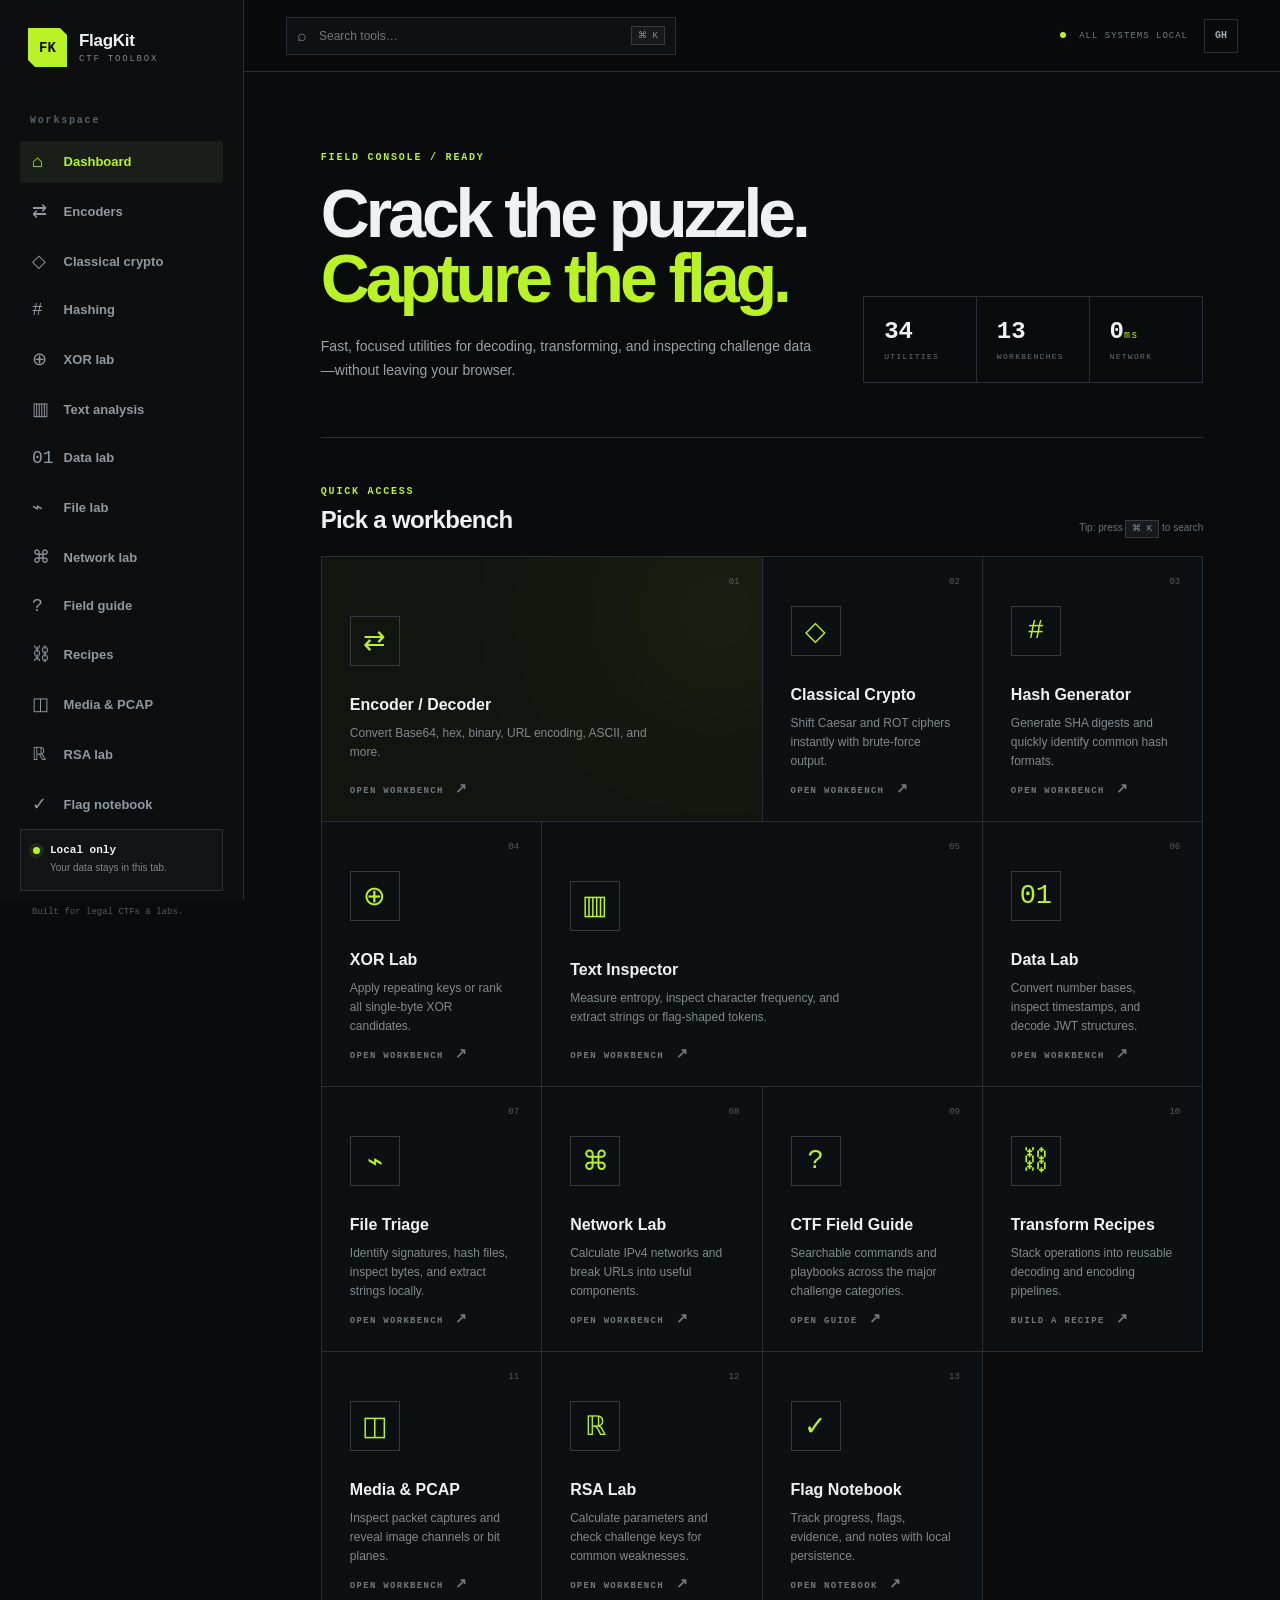
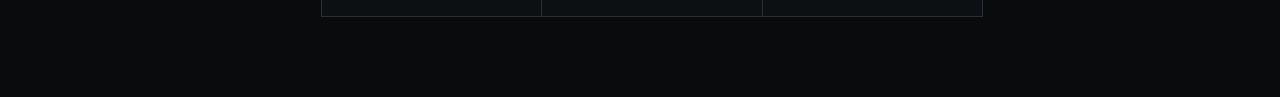
<file: index.html>
<!doctype html>
<html lang="en">
  <head>
    <meta charset="UTF-8" />
    <meta name="viewport" content="width=device-width, initial-scale=1.0" />
    <meta name="description" content="A fast, local-first toolkit for CTF challenges." />
    <meta name="theme-color" content="#090b0d" />
    <title>FlagKit — CTF Toolbox</title>
    <link rel="manifest" href="manifest.webmanifest" />
    <link rel="stylesheet" href="styles.css" />
  </head>
  <body>
    <div class="app-shell">
      <aside class="sidebar" id="sidebar">
        <a class="brand" href="#dashboard" aria-label="FlagKit home">
          <span class="brand-mark">FK</span>
          <span><strong>FlagKit</strong><small>CTF TOOLBOX</small></span>
        </a>

        <nav aria-label="Tool categories">
          <p class="nav-label">Workspace</p>
          <button class="nav-item active" data-page="dashboard"><span class="nav-icon">⌂</span> Dashboard</button>
          <button class="nav-item" data-page="encoders"><span class="nav-icon">⇄</span> Encoders</button>
          <button class="nav-item" data-page="crypto"><span class="nav-icon">◇</span> Classical crypto</button>
          <button class="nav-item" data-page="hashing"><span class="nav-icon">#</span> Hashing</button>
          <button class="nav-item" data-page="xor"><span class="nav-icon">⊕</span> XOR lab</button>
          <button class="nav-item" data-page="analysis"><span class="nav-icon">▥</span> Text analysis</button>
          <button class="nav-item" data-page="data-lab"><span class="nav-icon">01</span> Data lab</button>
          <button class="nav-item" data-page="file-lab"><span class="nav-icon">⌁</span> File lab</button>
          <button class="nav-item" data-page="network"><span class="nav-icon">⌘</span> Network lab</button>
          <button class="nav-item" data-page="guide"><span class="nav-icon">?</span> Field guide</button>
          <button class="nav-item" data-page="recipes"><span class="nav-icon">⛓</span> Recipes</button>
          <button class="nav-item" data-page="media-lab"><span class="nav-icon">◫</span> Media &amp; PCAP</button>
          <button class="nav-item" data-page="rsa-lab"><span class="nav-icon">ℝ</span> RSA lab</button>
          <button class="nav-item" data-page="notebook"><span class="nav-icon">✓</span> Flag notebook</button>
        </nav>

        <div class="sidebar-spacer"></div>
        <div class="local-card">
          <span class="pulse"></span>
          <div><strong>Local only</strong><small>Your data stays in this tab.</small></div>
        </div>
        <p class="sidebar-foot">Built for legal CTFs &amp; labs.</p>
      </aside>

      <main>
        <header class="topbar">
          <button class="mobile-menu" id="mobile-menu" aria-label="Toggle menu">☰</button>
          <label class="global-search">
            <span>⌕</span>
            <input id="tool-search" type="search" placeholder="Search tools…" autocomplete="off" />
            <kbd>⌘ K</kbd>
          </label>
          <div class="top-actions">
            <span class="status-pill"><i></i> ALL SYSTEMS LOCAL</span>
            <button class="install-button hidden" id="install-app">INSTALL</button>
            <a class="github-link" href="https://github.com/" target="_blank" rel="noreferrer" aria-label="GitHub">GH</a>
          </div>
        </header>

        <div class="content">
          <section class="page active" id="dashboard">
            <div class="hero">
              <div>
                <p class="eyebrow">FIELD CONSOLE / READY</p>
                <h1>Crack the puzzle.<br /><span>Capture the flag.</span></h1>
                <p class="hero-copy">Fast, focused utilities for decoding, transforming, and inspecting challenge data—without leaving your browser.</p>
              </div>
              <div class="hero-stats" aria-label="Toolbox stats">
                <div><strong>34</strong><span>UTILITIES</span></div>
                <div><strong>13</strong><span>WORKBENCHES</span></div>
                <div><strong>0<span class="accent">ms</span></strong><span>NETWORK</span></div>
              </div>
            </div>

            <div class="section-heading">
              <div><p class="eyebrow">QUICK ACCESS</p><h2>Pick a workbench</h2></div>
              <span class="hint">Tip: press <kbd>⌘ K</kbd> to search</span>
            </div>

            <div class="tool-grid" id="tool-grid">
              <button class="tool-card featured" data-go="encoders" data-search="base64 hex binary url ascii encoding decoder">
                <span class="card-index">01</span><span class="card-icon">⇄</span>
                <h3>Encoder / Decoder</h3><p>Convert Base64, hex, binary, URL encoding, ASCII, and more.</p>
                <span class="card-link">OPEN WORKBENCH <b>↗</b></span>
              </button>
              <button class="tool-card" data-go="crypto" data-search="caesar rot13 vigenere classical cipher crypto">
                <span class="card-index">02</span><span class="card-icon">◇</span>
                <h3>Classical Crypto</h3><p>Shift Caesar and ROT ciphers instantly with brute-force output.</p>
                <span class="card-link">OPEN WORKBENCH <b>↗</b></span>
              </button>
              <button class="tool-card" data-go="hashing" data-search="hash sha sha1 sha256 sha384 sha512 digest">
                <span class="card-index">03</span><span class="card-icon">#</span>
                <h3>Hash Generator</h3><p>Generate SHA digests and quickly identify common hash formats.</p>
                <span class="card-link">OPEN WORKBENCH <b>↗</b></span>
              </button>
              <button class="tool-card" data-go="xor" data-search="xor key brute force single byte hexadecimal">
                <span class="card-index">04</span><span class="card-icon">⊕</span>
                <h3>XOR Lab</h3><p>Apply repeating keys or rank all single-byte XOR candidates.</p>
                <span class="card-link">OPEN WORKBENCH <b>↗</b></span>
              </button>
              <button class="tool-card wide" data-go="analysis" data-search="frequency entropy strings flag text analysis statistics">
                <span class="card-index">05</span><span class="card-icon">▥</span>
                <h3>Text Inspector</h3><p>Measure entropy, inspect character frequency, and extract strings or flag-shaped tokens.</p>
                <span class="card-link">OPEN WORKBENCH <b>↗</b></span>
              </button>
              <button class="tool-card" data-go="data-lab" data-search="number bases decimal binary octal hex timestamp epoch jwt token">
                <span class="card-index">06</span><span class="card-icon">01</span>
                <h3>Data Lab</h3><p>Convert number bases, inspect timestamps, and decode JWT structures.</p>
                <span class="card-link">OPEN WORKBENCH <b>↗</b></span>
              </button>
              <button class="tool-card" data-go="file-lab" data-search="file magic bytes metadata strings hash forensics carving">
                <span class="card-index">07</span><span class="card-icon">⌁</span>
                <h3>File Triage</h3><p>Identify signatures, hash files, inspect bytes, and extract strings locally.</p>
                <span class="card-link">OPEN WORKBENCH <b>↗</b></span>
              </button>
              <button class="tool-card" data-go="network" data-search="network cidr subnet ipv4 url dns http ports">
                <span class="card-index">08</span><span class="card-icon">⌘</span>
                <h3>Network Lab</h3><p>Calculate IPv4 networks and break URLs into useful components.</p>
                <span class="card-link">OPEN WORKBENCH <b>↗</b></span>
              </button>
              <button class="tool-card" data-go="guide" data-search="guide commands linux nmap wireshark stego osint web password forensics">
                <span class="card-index">09</span><span class="card-icon">?</span>
                <h3>CTF Field Guide</h3><p>Searchable commands and playbooks across the major challenge categories.</p>
                <span class="card-link">OPEN GUIDE <b>↗</b></span>
              </button>
              <button class="tool-card" data-go="recipes" data-search="recipe chain cyberchef transform pipeline base64 hex xor rot">
                <span class="card-index">10</span><span class="card-icon">⛓</span>
                <h3>Transform Recipes</h3><p>Stack operations into reusable decoding and encoding pipelines.</p>
                <span class="card-link">BUILD A RECIPE <b>↗</b></span>
              </button>
              <button class="tool-card" data-go="media-lab" data-search="pcap packets traffic image channels bit plane steganography lsb">
                <span class="card-index">11</span><span class="card-icon">◫</span>
                <h3>Media &amp; PCAP</h3><p>Inspect packet captures and reveal image channels or bit planes.</p>
                <span class="card-link">OPEN WORKBENCH <b>↗</b></span>
              </button>
              <button class="tool-card" data-go="rsa-lab" data-search="rsa primes factor modulus phi inverse exponent decrypt cryptography">
                <span class="card-index">12</span><span class="card-icon">ℝ</span>
                <h3>RSA Lab</h3><p>Calculate parameters and check challenge keys for common weaknesses.</p>
                <span class="card-link">OPEN WORKBENCH <b>↗</b></span>
              </button>
              <button class="tool-card" data-go="notebook" data-search="flag notebook challenges notes evidence status export report">
                <span class="card-index">13</span><span class="card-icon">✓</span>
                <h3>Flag Notebook</h3><p>Track progress, flags, evidence, and notes with local persistence.</p>
                <span class="card-link">OPEN NOTEBOOK <b>↗</b></span>
              </button>
            </div>
          </section>

          <section class="page" id="encoders">
            <div class="page-title"><div><p class="eyebrow">TRANSFORM / CONVERT</p><h1>Encoder / Decoder</h1></div><p>Chain-friendly text transforms for common CTF encodings.</p></div>
            <div class="workbench">
              <div class="control-row">
                <div class="segmented" id="codec-mode"><button class="active" data-mode="encode">Encode</button><button data-mode="decode">Decode</button></div>
                <label>FORMAT<select id="codec-format"><option value="base64">Base64</option><option value="hex">Hexadecimal</option><option value="binary">Binary</option><option value="decimal">Decimal ASCII</option><option value="url">URL component</option><option value="rot13">ROT13</option><option value="reverse">Reverse</option><option value="html">HTML entities</option></select></label>
                <button class="ghost-button" id="codec-swap">⇅ Swap</button>
              </div>
              <div class="split-editor">
                <div class="editor"><div class="editor-head"><span>INPUT</span><button data-clear="codec-input">CLEAR</button></div><textarea id="codec-input" spellcheck="false" placeholder="Paste challenge text here…"></textarea><small id="codec-input-count">0 characters</small></div>
                <div class="editor"><div class="editor-head"><span>OUTPUT</span><button data-copy="codec-output">COPY</button></div><textarea id="codec-output" readonly placeholder="Output appears here…"></textarea><small id="codec-status">Ready</small></div>
              </div>
              <div class="recipe-row"><span>QUICK RECIPES</span><button data-recipe="base64">Base64</button><button data-recipe="hex">Hex</button><button data-recipe="url">URL</button><button data-recipe="binary">Binary</button><button data-recipe="rot13">ROT13</button></div>
            </div>
          </section>

          <section class="page" id="crypto">
            <div class="page-title"><div><p class="eyebrow">CLASSICAL / CIPHERS</p><h1>Caesar Workshop</h1></div><p>Shift alphabetic characters while preserving case and punctuation.</p></div>
            <div class="workbench">
              <div class="control-row"><label>SHIFT <input id="caesar-shift" type="range" min="0" max="25" value="13" /></label><output id="shift-value">13</output><button class="primary-button" id="caesar-brute">Show all shifts</button></div>
              <div class="split-editor"><div class="editor"><div class="editor-head"><span>CIPHERTEXT / PLAINTEXT</span><button data-clear="caesar-input">CLEAR</button></div><textarea id="caesar-input" spellcheck="false" placeholder="Gur synt vf…"></textarea></div><div class="editor"><div class="editor-head"><span>SHIFTED OUTPUT</span><button data-copy="caesar-output">COPY</button></div><textarea id="caesar-output" readonly></textarea></div></div>
              <div id="caesar-results" class="result-list hidden"></div>
            </div>
          </section>

          <section class="page" id="hashing">
            <div class="page-title"><div><p class="eyebrow">DIGEST / IDENTIFY</p><h1>Hash Bench</h1></div><p>Generate modern digests and identify likely formats by length.</p></div>
            <div class="workbench">
              <div class="editor full"><div class="editor-head"><span>INPUT TEXT</span><button data-clear="hash-input">CLEAR</button></div><textarea id="hash-input" spellcheck="false" placeholder="Enter text to hash…"></textarea></div>
              <div class="hash-grid" id="hash-results"></div>
              <div class="identify-box"><label>IDENTIFY A HASH<input id="hash-identify" type="text" placeholder="Paste a hexadecimal hash…" /></label><strong id="hash-identity">Waiting for input</strong></div>
            </div>
          </section>

          <section class="page" id="xor">
            <div class="page-title"><div><p class="eyebrow">BITWISE / REPEATING KEY</p><h1>XOR Lab</h1></div><p>Use text or hex input and inspect ranked single-byte candidates.</p></div>
            <div class="workbench">
              <div class="control-row"><label>INPUT FORMAT<select id="xor-format"><option value="text">Text / UTF-8</option><option value="hex">Hex bytes</option></select></label><label>KEY<input id="xor-key" type="text" value="flag" placeholder="Text key or 0x2a" /></label><button class="primary-button" id="xor-brute">Brute-force 1 byte</button></div>
              <div class="split-editor"><div class="editor"><div class="editor-head"><span>INPUT</span><button data-clear="xor-input">CLEAR</button></div><textarea id="xor-input" spellcheck="false" placeholder="Paste data here…"></textarea></div><div class="editor"><div class="editor-head"><span>OUTPUT</span><button data-copy="xor-output">COPY</button></div><textarea id="xor-output" readonly></textarea><small id="xor-hex"></small></div></div>
              <div id="xor-results" class="result-list hidden"></div>
            </div>
          </section>

          <section class="page" id="analysis">
            <div class="page-title"><div><p class="eyebrow">INSPECT / MEASURE</p><h1>Text Inspector</h1></div><p>Surface structure, printable strings, and flag-shaped tokens.</p></div>
            <div class="workbench">
              <div class="editor full"><div class="editor-head"><span>SAMPLE</span><button data-clear="analysis-input">CLEAR</button></div><textarea id="analysis-input" spellcheck="false" placeholder="Paste text, logs, or a hex dump…"></textarea></div>
              <div class="metric-grid"><div><span>CHARACTERS</span><strong id="metric-chars">0</strong></div><div><span>WORDS</span><strong id="metric-words">0</strong></div><div><span>UNIQUE</span><strong id="metric-unique">0</strong></div><div><span>ENTROPY</span><strong id="metric-entropy">0.00</strong></div></div>
              <div class="analysis-grid"><div><h3>CHARACTER FREQUENCY</h3><div id="frequency-chart" class="frequency-chart empty">No data yet</div></div><div><h3>EXTRACTED TOKENS</h3><div id="token-list" class="token-list empty">No tokens found</div></div></div>
            </div>
          </section>

          <section class="page" id="data-lab">
            <div class="page-title"><div><p class="eyebrow">CONVERT / INSPECT</p><h1>Data Lab</h1></div><p>Common conversions for challenge numbers, dates, and web tokens.</p></div>
            <div class="lab-stack">
              <div class="workbench mini-bench">
                <div class="bench-title"><div><span>01</span><h2>Number Bases</h2></div><p>Enter a value and choose its source base.</p></div>
                <div class="inline-inputs"><label>SOURCE BASE<select id="number-base"><option value="10">Decimal</option><option value="16">Hexadecimal</option><option value="2">Binary</option><option value="8">Octal</option></select></label><label class="grow">VALUE<input id="number-input" type="text" placeholder="1337" /></label></div>
                <div class="output-grid"><div><span>DECIMAL</span><code id="number-dec">—</code></div><div><span>HEXADECIMAL</span><code id="number-hex">—</code></div><div><span>BINARY</span><code id="number-bin">—</code></div><div><span>OCTAL</span><code id="number-oct">—</code></div></div>
              </div>
              <div class="workbench mini-bench">
                <div class="bench-title"><div><span>02</span><h2>Unix Time</h2></div><p>Convert seconds, milliseconds, or a date.</p></div>
                <div class="inline-inputs"><label>INPUT TYPE<select id="time-mode"><option value="seconds">Unix seconds</option><option value="milliseconds">Unix milliseconds</option><option value="date">Date / ISO string</option></select></label><label class="grow">VALUE<input id="time-input" type="text" placeholder="1692201600" /></label><button class="ghost-button" id="time-now">USE NOW</button></div>
                <div class="output-grid triple"><div><span>LOCAL</span><code id="time-local">—</code></div><div><span>UTC / ISO</span><code id="time-iso">—</code></div><div><span>UNIX SECONDS</span><code id="time-unix">—</code></div></div>
              </div>
              <div class="workbench mini-bench">
                <div class="bench-title"><div><span>03</span><h2>JWT Inspector</h2></div><p>Decodes structure only; it does not verify signatures.</p></div>
                <div class="editor full compact-editor"><div class="editor-head"><span>JSON WEB TOKEN</span><button data-clear="jwt-input">CLEAR</button></div><textarea id="jwt-input" spellcheck="false" placeholder="eyJhbGciOi…"></textarea></div>
                <div class="jwt-grid"><div><span>HEADER</span><pre id="jwt-header">—</pre></div><div><span>PAYLOAD</span><pre id="jwt-payload">—</pre></div></div><p class="inline-note" id="jwt-note">Waiting for a token.</p>
              </div>
            </div>
          </section>

          <section class="page" id="file-lab">
            <div class="page-title"><div><p class="eyebrow">FORENSICS / TRIAGE</p><h1>File Lab</h1></div><p>Inspect files locally. Nothing is uploaded or transmitted.</p></div>
            <div class="workbench">
              <label class="drop-zone" id="file-drop"><input id="file-input" type="file" /><span class="drop-icon">＋</span><strong>Drop a file or click to browse</strong><small>Magic bytes, SHA-256, byte preview, and printable strings</small></label>
              <div id="file-results" class="file-results hidden">
                <div class="file-summary"><div><span>FILE</span><strong id="file-name">—</strong></div><div><span>SIZE</span><strong id="file-size">—</strong></div><div><span>DETECTED TYPE</span><strong id="file-type">—</strong></div></div>
                <div class="detail-block"><div><span>SHA-256</span><button data-copy-text="file-hash">COPY</button></div><code id="file-hash">—</code></div>
                <div class="detail-block"><div><span>FIRST 64 BYTES</span><button data-copy-text="file-bytes">COPY</button></div><code id="file-bytes">—</code></div>
                <div class="detail-block"><div><span>PRINTABLE STRINGS (MIN 6)</span><em id="file-string-count">0 found</em></div><pre id="file-strings">—</pre></div>
              </div>
            </div>
          </section>

          <section class="page" id="network">
            <div class="page-title"><div><p class="eyebrow">NETWORK / PARSE</p><h1>Network Lab</h1></div><p>Quick network math and URL anatomy for traffic challenges.</p></div>
            <div class="lab-stack">
              <div class="workbench mini-bench">
                <div class="bench-title"><div><span>01</span><h2>IPv4 / CIDR Calculator</h2></div><p>Network boundaries and usable host range.</p></div>
                <div class="inline-inputs"><label class="grow">ADDRESS / PREFIX<input id="cidr-input" type="text" value="192.168.1.42/24" /></label></div>
                <div class="output-grid triple"><div><span>NETWORK</span><code id="cidr-network">—</code></div><div><span>BROADCAST</span><code id="cidr-broadcast">—</code></div><div><span>NETMASK</span><code id="cidr-mask">—</code></div><div><span>FIRST HOST</span><code id="cidr-first">—</code></div><div><span>LAST HOST</span><code id="cidr-last">—</code></div><div><span>ADDRESSES</span><code id="cidr-count">—</code></div></div>
              </div>
              <div class="workbench mini-bench">
                <div class="bench-title"><div><span>02</span><h2>URL Inspector</h2></div><p>Split and decode a full URL without requesting it.</p></div>
                <div class="inline-inputs"><label class="grow">URL<input id="url-input" type="text" placeholder="https://user:pass@example.com:8443/path?q=flag%7Bdemo%7D#part" /></label></div>
                <div class="url-results" id="url-results"><span>Waiting for a URL.</span></div>
              </div>
              <div class="port-strip"><span>COMMON PORTS</span><code>21 FTP</code><code>22 SSH</code><code>23 TELNET</code><code>25 SMTP</code><code>53 DNS</code><code>80 HTTP</code><code>110 POP3</code><code>139/445 SMB</code><code>443 HTTPS</code><code>3306 MYSQL</code><code>3389 RDP</code><code>8080 HTTP-ALT</code></div>
            </div>
          </section>

          <section class="page" id="guide">
            <div class="page-title"><div><p class="eyebrow">REFERENCE / PLAYBOOKS</p><h1>CTF Field Guide</h1></div><p>Practical starting points for the challenge families in Cyber Skyline Trove.</p></div>
            <div class="guide-actions"><button class="ghost-button" id="snippet-new">＋ ADD SNIPPET</button><button class="ghost-button" id="guide-export">EXPORT JSON</button><label class="ghost-button file-button">IMPORT JSON<input id="guide-import" type="file" accept="application/json" /></label></div>
            <form class="snippet-form hidden" id="snippet-form"><div class="inline-inputs"><label>NAME<input id="snippet-title" required placeholder="My command" /></label><label>CATEGORY<input id="snippet-category" required placeholder="Custom" /></label><label class="grow">COMMAND<input id="snippet-command" required placeholder="tool --option target" /></label><button class="primary-button" type="submit">SAVE</button><button class="ghost-button" type="button" id="snippet-cancel">CANCEL</button></div></form>
            <div class="guide-controls"><label class="guide-search"><span>⌕</span><input id="guide-search" type="search" placeholder="Search commands, tools, or topics…" /></label><div class="guide-filters" id="guide-filters"></div></div>
            <div class="guide-grid" id="guide-grid"></div>
            <p class="guide-disclaimer">Use scanning, cracking, and exploitation commands only against challenge infrastructure or systems you have explicit permission to test.</p>
          </section>

          <section class="page" id="recipes">
            <div class="page-title"><div><p class="eyebrow">CHAIN / TRANSFORM</p><h1>Recipe Builder</h1></div><p>Run data through an ordered stack of local transformations.</p></div>
            <div class="recipe-layout">
              <aside class="operation-palette"><h3>OPERATIONS</h3><div id="operation-list"></div></aside>
              <div class="recipe-main">
                <div class="recipe-toolbar"><strong id="recipe-count">0 OPERATIONS</strong><div><button class="ghost-button" id="recipe-save">SAVE RECIPE</button><button class="ghost-button" id="recipe-load">LOAD</button><button class="ghost-button" id="recipe-clear">CLEAR</button></div></div>
                <div class="recipe-chain" id="recipe-chain"><div class="empty-chain">Choose operations from the left to build a recipe.</div></div>
                <div class="split-editor"><div class="editor"><div class="editor-head"><span>INPUT</span><button data-clear="recipe-input">CLEAR</button></div><textarea id="recipe-input" spellcheck="false" placeholder="Paste source data…"></textarea></div><div class="editor"><div class="editor-head"><span>FINAL OUTPUT</span><button data-copy="recipe-output">COPY</button></div><textarea id="recipe-output" readonly></textarea><small id="recipe-status">Ready</small></div></div>
              </div>
            </div>
          </section>

          <section class="page" id="media-lab">
            <div class="page-title"><div><p class="eyebrow">PACKETS / PIXELS</p><h1>Media &amp; PCAP Lab</h1></div><p>Analyze captures and image data entirely inside the browser.</p></div>
            <div class="lab-stack">
              <div class="workbench mini-bench">
                <div class="bench-title"><div><span>01</span><h2>PCAP Inspector</h2></div><p>Classic PCAP: Ethernet, IPv4, TCP, UDP, DNS, ICMP, and ARP.</p></div>
                <label class="drop-zone compact-drop"><input id="pcap-input" type="file" accept=".pcap,application/vnd.tcpdump.pcap" /><span class="drop-icon">＋</span><strong>Select a .pcap capture</strong><small>Headers and payload previews are parsed locally</small></label>
                <div id="pcap-results" class="hidden"><div class="metric-grid"><div><span>PACKETS</span><strong id="pcap-packets">0</strong></div><div><span>CAPTURE SIZE</span><strong id="pcap-size">0</strong></div><div><span>DURATION</span><strong id="pcap-duration">0s</strong></div><div><span>ENDIAN</span><strong id="pcap-endian">—</strong></div></div><div class="pcap-protocols" id="pcap-protocols"></div><div class="packet-table-wrap"><table class="packet-table"><thead><tr><th>#</th><th>TIME</th><th>SOURCE</th><th>DESTINATION</th><th>PROTO</th><th>INFO</th></tr></thead><tbody id="packet-rows"></tbody></table></div></div>
                <p class="inline-note" id="pcap-note">PCAPNG is identified in File Lab; this inspector currently parses classic PCAP files.</p>
              </div>
              <div class="workbench mini-bench">
                <div class="bench-title"><div><span>02</span><h2>Image Channel Viewer</h2></div><p>View RGB/alpha channels or any individual bit plane.</p></div>
                <div class="image-controls"><label class="ghost-button file-button">SELECT IMAGE<input id="image-input" type="file" accept="image/*" /></label><label>VIEW<select id="image-view"><option value="original">Original</option><option value="red">Red channel</option><option value="green">Green channel</option><option value="blue">Blue channel</option><option value="alpha">Alpha channel</option><option value="gray">Grayscale</option><option value="bit">Bit plane</option></select></label><label id="bit-control" class="hidden">CHANNEL<select id="bit-channel"><option value="red">Red</option><option value="green">Green</option><option value="blue">Blue</option><option value="alpha">Alpha</option></select></label><label id="bit-index-control" class="hidden">BIT<select id="bit-index"><option value="0">0 — LSB</option><option value="1">1</option><option value="2">2</option><option value="3">3</option><option value="4">4</option><option value="5">5</option><option value="6">6</option><option value="7">7 — MSB</option></select></label><button class="ghost-button" id="image-download">DOWNLOAD VIEW</button></div>
                <div class="canvas-stage"><canvas id="image-canvas"></canvas><p id="image-placeholder">Select an image to begin.</p></div><div class="image-meta" id="image-meta">No image loaded.</div>
              </div>
            </div>
          </section>

          <section class="page" id="rsa-lab">
            <div class="page-title"><div><p class="eyebrow">BIGINT / CHECKS</p><h1>RSA Lab</h1></div><p>Parameter math for educational CTF keys. Large factorization is intentionally out of scope.</p></div>
            <div class="lab-stack">
              <div class="workbench mini-bench"><div class="bench-title"><div><span>01</span><h2>Key Calculator</h2></div><p>Calculate n, φ(n), d, and CRT values from p, q, and e.</p></div><div class="rsa-inputs"><label>P<input id="rsa-p" value="61" /></label><label>Q<input id="rsa-q" value="53" /></label><label>PUBLIC E<input id="rsa-e" value="65537" /></label></div><div class="output-grid triple"><div><span>MODULUS N</span><code id="rsa-n">—</code></div><div><span>PHI</span><code id="rsa-phi">—</code></div><div><span>PRIVATE D</span><code id="rsa-d">—</code></div><div><span>DP</span><code id="rsa-dp">—</code></div><div><span>DQ</span><code id="rsa-dq">—</code></div><div><span>Q INVERSE</span><code id="rsa-qinv">—</code></div></div><div class="rsa-findings" id="rsa-findings"></div></div>
              <div class="workbench mini-bench"><div class="bench-title"><div><span>02</span><h2>Raw RSA Operation</h2></div><p>Compute m = cᵈ mod n or c = mᵉ mod n without padding.</p></div><div class="rsa-inputs four"><label>VALUE<input id="rsa-value" placeholder="2790" /></label><label>EXPONENT<input id="rsa-exp" placeholder="2753" /></label><label>MODULUS<input id="rsa-mod" placeholder="3233" /></label><button class="primary-button" id="rsa-compute">COMPUTE</button></div><div class="rsa-result"><span>RESULT</span><code id="rsa-result">—</code></div></div>
              <div class="workbench mini-bench"><div class="bench-title"><div><span>03</span><h2>Shared-Prime Check</h2></div><p>Find a common factor between two RSA moduli using GCD.</p></div><div class="rsa-inputs"><label class="grow">MODULUS A<input id="rsa-na" value="3233" /></label><label class="grow">MODULUS B<input id="rsa-nb" value="2867" /></label></div><div class="rsa-result"><span>GCD / SHARED FACTOR</span><code id="rsa-gcd">—</code></div></div>
            </div>
          </section>

          <section class="page" id="notebook">
            <div class="page-title"><div><p class="eyebrow">TRACK / DOCUMENT</p><h1>Flag Notebook</h1></div><p>Stored only in this browser. Export a report whenever you need portability.</p></div>
            <div class="notebook-toolbar"><button class="primary-button" id="note-new">＋ NEW CHALLENGE</button><div><button class="ghost-button" id="notes-export-json">EXPORT JSON</button><button class="ghost-button" id="notes-export-md">EXPORT REPORT</button><label class="ghost-button file-button">IMPORT<input id="notes-import" type="file" accept="application/json" /></label></div></div>
            <form class="note-form hidden" id="note-form"><input id="note-id" type="hidden" /><div class="note-form-grid"><label>CHALLENGE<input id="note-title" required placeholder="Challenge name" /></label><label>CATEGORY<select id="note-category"><option>Cryptography</option><option>Forensics</option><option>Network</option><option>Web</option><option>OSINT</option><option>Passwords</option><option>Linux</option><option>Other</option></select></label><label>STATUS<select id="note-status"><option>Not started</option><option>In progress</option><option>Solved</option><option>Blocked</option></select></label><label>FLAG<input id="note-flag" placeholder="flag{…}" /></label></div><label>NOTES / EVIDENCE<textarea id="note-body" placeholder="Commands, observations, evidence, and next steps…"></textarea></label><div class="form-actions"><button class="primary-button" type="submit">SAVE CHALLENGE</button><button class="ghost-button" type="button" id="note-cancel">CANCEL</button></div></form>
            <div class="notebook-stats" id="notebook-stats"></div><div class="notebook-grid" id="notebook-grid"></div>
          </section>
        </div>
      </main>
    </div>
    <div class="toast" id="toast" role="status">Copied to clipboard</div>
    <script src="app.js"></script>
    <script src="advanced.js"></script>
  </body>
</html>
</file>
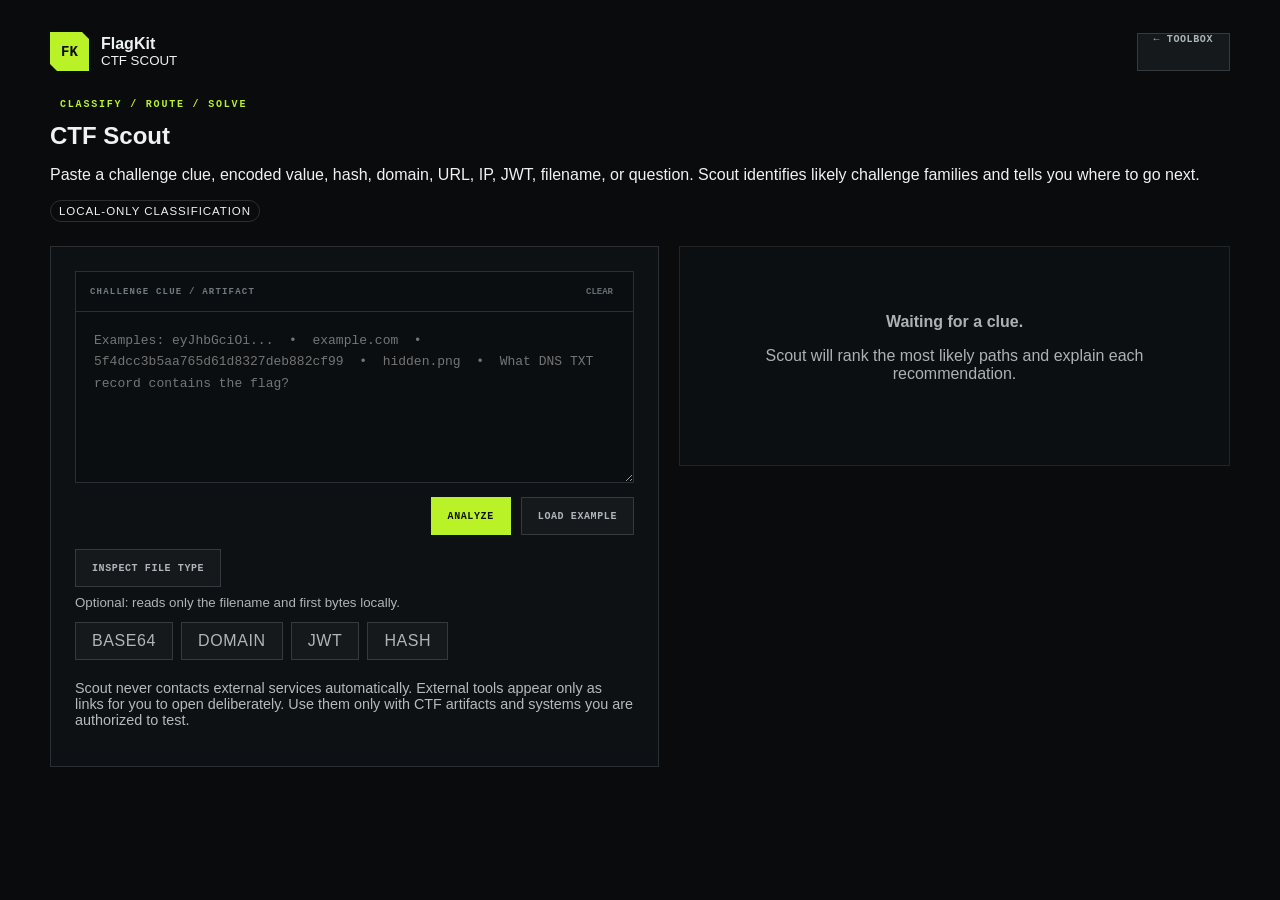
<file: scout.html>
<!doctype html>
<html lang="en">
  <head>
    <meta charset="UTF-8" />
    <meta name="viewport" content="width=device-width, initial-scale=1.0" />
    <meta name="description" content="FlagKit CTF Scout classifies challenge clues and recommends the next workbench or reference tool without sending data anywhere." />
    <meta name="theme-color" content="#090b0d" />
    <title>FlagKit CTF Scout</title>
    <link rel="stylesheet" href="styles.css" />
    <style>
      body { min-height: 100vh; }
      .scout-shell { width: min(1180px, calc(100% - 32px)); margin: 0 auto; padding: 32px 0 64px; }
      .scout-top { display:flex; align-items:center; justify-content:space-between; gap:20px; margin-bottom:28px; }
      .scout-brand { display:flex; align-items:center; gap:12px; color:inherit; text-decoration:none; }
      .scout-brand .brand-mark { flex:0 0 auto; }
      .scout-back { text-decoration:none; }
      .scout-hero { margin-bottom:24px; }
      .scout-hero h1 { margin:.25rem 0 .5rem; }
      .scout-layout { display:grid; grid-template-columns:minmax(0, 1.05fr) minmax(320px, .95fr); gap:20px; align-items:start; }
      .scout-input textarea { min-height:230px; }
      .scout-actions { display:flex; flex-wrap:wrap; gap:10px; margin-top:14px; }
      .scout-file { margin-top:14px; }
      .scout-file-meta { display:block; margin-top:8px; opacity:.72; overflow-wrap:anywhere; }
      .scout-results { display:grid; gap:14px; }
      .scout-empty { min-height:220px; display:grid; place-items:center; text-align:center; opacity:.72; }
      .scout-card { border:1px solid var(--line, #273038); border-radius:14px; padding:16px; background:var(--panel, #11161a); }
      .scout-card-head { display:flex; justify-content:space-between; align-items:flex-start; gap:14px; }
      .scout-card h3 { margin:0; }
      .scout-score { white-space:nowrap; font-size:.78rem; letter-spacing:.08em; opacity:.75; }
      .scout-reason { margin:.65rem 0 0; opacity:.82; }
      .scout-next { margin:.9rem 0 0; padding-left:1.15rem; }
      .scout-next li + li { margin-top:.4rem; }
      .scout-links { display:flex; flex-wrap:wrap; gap:8px; margin-top:14px; }
      .scout-links a { text-decoration:none; }
      .scout-note { margin-top:20px; font-size:.9rem; opacity:.75; }
      .scout-pill { display:inline-flex; align-items:center; padding:4px 8px; border:1px solid var(--line, #273038); border-radius:999px; font-size:.72rem; letter-spacing:.08em; }
      .scout-samples { display:flex; flex-wrap:wrap; gap:8px; margin-top:12px; }
      .scout-samples button { font:inherit; }
      @media (max-width: 860px) { .scout-layout { grid-template-columns:1fr; } .scout-top { align-items:flex-start; } }
    </style>
  </head>
  <body>
    <main class="scout-shell">
      <header class="scout-top">
        <a class="scout-brand" href="index.html#dashboard">
          <span class="brand-mark">FK</span>
          <span><strong>FlagKit</strong><small style="display:block">CTF SCOUT</small></span>
        </a>
        <a class="ghost-button scout-back" href="index.html#dashboard">← TOOLBOX</a>
      </header>

      <section class="scout-hero">
        <p class="eyebrow">CLASSIFY / ROUTE / SOLVE</p>
        <h1>CTF Scout</h1>
        <p>Paste a challenge clue, encoded value, hash, domain, URL, IP, JWT, filename, or question. Scout identifies likely challenge families and tells you where to go next.</p>
        <span class="scout-pill">LOCAL-ONLY CLASSIFICATION</span>
      </section>

      <div class="scout-layout">
        <section class="workbench scout-input">
          <div class="editor full">
            <div class="editor-head"><span>CHALLENGE CLUE / ARTIFACT</span><button id="scout-clear" type="button">CLEAR</button></div>
            <textarea id="scout-input" spellcheck="false" placeholder="Examples: eyJhbGciOi...  •  example.com  •  5f4dcc3b5aa765d61d8327deb882cf99  •  hidden.png  •  What DNS TXT record contains the flag?"></textarea>
          </div>
          <div class="scout-actions">
            <button class="primary-button" id="scout-run" type="button">ANALYZE</button>
            <button class="ghost-button" id="scout-example" type="button">LOAD EXAMPLE</button>
          </div>
          <div class="scout-file">
            <label class="ghost-button file-button">INSPECT FILE TYPE<input id="scout-file" type="file" /></label>
            <small class="scout-file-meta" id="scout-file-meta">Optional: reads only the filename and first bytes locally.</small>
          </div>
          <div class="scout-samples" aria-label="Sample inputs">
            <button class="ghost-button" type="button" data-scout-sample="U29tZXRoaW5nIGlzIGhpZGRlbiBoZXJl">BASE64</button>
            <button class="ghost-button" type="button" data-scout-sample="example.com">DOMAIN</button>
            <button class="ghost-button" type="button" data-scout-sample="eyJhbGciOiJIUzI1NiIsInR5cCI6IkpXVCJ9.eyJjdGYiOiJmbGFna2RlbW99In0.signature">JWT</button>
            <button class="ghost-button" type="button" data-scout-sample="5f4dcc3b5aa765d61d8327deb882cf99">HASH</button>
          </div>
          <p class="scout-note">Scout never contacts external services automatically. External tools appear only as links for you to open deliberately. Use them only with CTF artifacts and systems you are authorized to test.</p>
        </section>

        <section>
          <div class="scout-results" id="scout-results">
            <div class="workbench scout-empty"><div><strong>Waiting for a clue.</strong><p>Scout will rank the most likely paths and explain each recommendation.</p></div></div>
          </div>
        </section>
      </div>
    </main>
    <script src="scout.js"></script>
  </body>
</html>
</file>
<file: styles.css>
:root{--bg:#090b0d;--panel:#101316;--panel-2:#15191d;--line:#292f34;--muted:#7e898f;--text:#eef2f2;--acid:#b9f227;--acid-dim:#86ad23;--danger:#ff6b57;--mono:'Liberation Mono','Courier New',monospace;--sans:Inter,'Segoe UI',Arial,sans-serif}
*{box-sizing:border-box}html{scroll-behavior:smooth}body{margin:0;background:var(--bg);color:var(--text);font-family:var(--sans);min-height:100vh}button,input,select,textarea{font:inherit}.app-shell{display:grid;grid-template-columns:244px minmax(0,1fr);min-height:100vh}.sidebar{position:sticky;top:0;height:100vh;padding:28px 20px 22px;border-right:1px solid var(--line);background:#0c0e10;display:flex;flex-direction:column}.brand{color:inherit;text-decoration:none;display:flex;gap:12px;align-items:center;margin:0 8px 48px}.brand-mark{width:39px;height:39px;display:grid;place-items:center;background:var(--acid);color:#0b0d08;font:800 14px var(--mono);clip-path:polygon(0 0,82% 0,100% 18%,100% 100%,18% 100%,0 82%)}.brand strong{display:block;font-size:17px;letter-spacing:-.3px}.brand small{display:block;margin-top:3px;color:var(--muted);font:500 9px var(--mono);letter-spacing:1.8px}.nav-label,.eyebrow{font:600 10px var(--mono);letter-spacing:1.8px;color:var(--acid);margin:0 10px 12px}.nav-label{color:#596269}.nav-item{width:100%;border:0;background:transparent;color:#90999f;text-align:left;padding:11px 12px;margin:3px 0;border-radius:3px;cursor:pointer;font-size:13px;font-weight:600;transition:.16s}.nav-item:hover{color:var(--text);background:#14181b}.nav-item.active{color:var(--acid);background:#191e18}.nav-icon{font:500 18px var(--mono);display:inline-block;width:28px;vertical-align:-1px}.sidebar-spacer{flex:1}.local-card{padding:14px 12px;border:1px solid var(--line);display:flex;gap:10px;align-items:flex-start;background:#111416}.local-card strong,.local-card small{display:block}.local-card strong{font:600 11px var(--mono)}.local-card small{color:var(--muted);font-size:10px;margin-top:5px;line-height:1.45}.pulse{width:7px;height:7px;background:var(--acid);border-radius:50%;margin-top:3px;box-shadow:0 0 0 4px #b9f22718}.sidebar-foot{font:500 9px var(--mono);color:#535b60;margin:16px 12px 0}main{min-width:0}.topbar{height:72px;border-bottom:1px solid var(--line);display:flex;align-items:center;padding:0 42px;justify-content:space-between;position:sticky;top:0;background:#090b0df2;backdrop-filter:blur(15px);z-index:20}.global-search{width:min(390px,45vw);height:38px;border:1px solid var(--line);background:#0e1113;display:flex;align-items:center;gap:10px;padding:0 10px;color:var(--muted)}.global-search input{min-width:0;flex:1;border:0;outline:0;background:transparent;color:var(--text);font-size:12px}.global-search kbd,.hint kbd{font:500 9px var(--mono);color:#899298;border:1px solid #343a3f;padding:3px 6px;background:#171a1d}.top-actions{display:flex;align-items:center;gap:16px}.status-pill{font:500 9px var(--mono);letter-spacing:1px;color:#758078}.status-pill i{display:inline-block;width:6px;height:6px;background:var(--acid);border-radius:50%;margin-right:7px}.github-link{width:34px;height:34px;display:grid;place-items:center;color:#a3abb0;text-decoration:none;border:1px solid var(--line);font:600 10px var(--mono)}.mobile-menu{display:none}.content{padding:56px 6vw 80px;max-width:1500px;margin:0 auto}.page{display:none}.page.active{display:block;animation:pageIn .25s ease}@keyframes pageIn{from{opacity:.2;transform:translateY(6px)}}.hero{display:flex;justify-content:space-between;align-items:flex-end;gap:50px;padding:24px 0 54px;border-bottom:1px solid var(--line)}.hero .eyebrow,.page-title .eyebrow{margin-left:0}.hero h1{font-size:clamp(42px,5.3vw,78px);line-height:.96;letter-spacing:-4px;margin:18px 0 24px;max-width:780px}.hero h1 span{color:var(--acid)}.hero-copy{color:#9aa3a7;font-size:14px;line-height:1.7;max-width:570px;margin:0}.hero-stats{display:grid;grid-template-columns:repeat(3,1fr);min-width:340px;border:1px solid var(--line)}.hero-stats div{padding:21px 20px;border-right:1px solid var(--line)}.hero-stats div:last-child{border:0}.hero-stats strong,.hero-stats span{display:block}.hero-stats strong{font:600 24px var(--mono)}.hero-stats span{font:500 8px var(--mono);color:#657077;letter-spacing:1.3px;margin-top:7px}.hero-stats .accent{color:var(--acid);display:inline;font-size:10px}.section-heading{display:flex;justify-content:space-between;align-items:flex-end;margin:48px 0 22px}.section-heading .eyebrow{margin-left:0;margin-bottom:9px}.section-heading h2{margin:0;font-size:24px;letter-spacing:-.7px}.hint{font-size:10px;color:#697278}.tool-grid{display:grid;grid-template-columns:repeat(4,1fr);border-top:1px solid var(--line);border-left:1px solid var(--line)}.tool-card{position:relative;min-height:265px;text-align:left;background:#0d1012;color:var(--text);border:0;border-right:1px solid var(--line);border-bottom:1px solid var(--line);padding:28px;cursor:pointer;transition:.2s;overflow:hidden}.tool-card:hover{background:#141819;transform:translateY(-3px);box-shadow:0 8px 25px #0008}.tool-card.featured{grid-column:span 2;background:#111510}.tool-card.wide{grid-column:span 2}.tool-card.featured:after{content:' ';position:absolute;width:150px;height:150px;background:var(--acid);filter:blur(110px);opacity:.14;right:-30px;top:-20px}.card-index{position:absolute;right:22px;top:20px;font:500 9px var(--mono);color:#525b60}.card-icon{height:50px;width:50px;display:grid;place-items:center;border:1px solid #343b3f;color:var(--acid);font:400 27px var(--mono);margin-bottom:30px}.tool-card h3{font-size:16px;margin:0 0 10px}.tool-card p{font-size:12px;line-height:1.6;color:#7f898e;margin:0;max-width:300px}.card-link{display:block;position:absolute;left:28px;bottom:24px;font:600 9px var(--mono);letter-spacing:1.3px;color:#6f797e}.tool-card:hover .card-link{color:var(--acid)}.card-link b{font-size:14px;margin-left:5px}.tool-card.search-hidden{display:none}.page-title{display:flex;justify-content:space-between;align-items:flex-end;padding:15px 0 34px;border-bottom:1px solid var(--line);margin-bottom:25px}.page-title h1{font-size:clamp(34px,5vw,58px);letter-spacing:-2.5px;margin:0}.page-title p:last-child{color:#7f898e;font-size:12px;max-width:390px;line-height:1.6}.workbench{border:1px solid var(--line);background:#0e1113;padding:24px}.control-row{display:flex;gap:16px;align-items:flex-end;margin-bottom:18px;flex-wrap:wrap}.control-row label,.identify-box label{font:600 9px var(--mono);letter-spacing:1.2px;color:#778187;display:flex;flex-direction:column;gap:8px}.control-row select,.control-row input[type=text],.identify-box input{height:38px;border:1px solid #343a3e;background:#14181b;color:var(--text);padding:0 12px;outline:none}.control-row select:focus,.control-row input:focus,.identify-box input:focus{border-color:var(--acid-dim)}.control-row input[type=range]{accent-color:var(--acid);width:230px}.segmented{display:flex;border:1px solid #343a3e;padding:3px}.segmented button{border:0;background:transparent;color:#788187;padding:8px 16px;font:600 10px var(--mono);cursor:pointer}.segmented button.active{background:var(--acid);color:#10130b}.ghost-button,.primary-button{height:38px;padding:0 16px;border:1px solid #343a3e;background:#15191c;color:#aeb6b9;cursor:pointer;font:600 10px var(--mono);letter-spacing:.6px}.primary-button{background:var(--acid);border-color:var(--acid);color:#10130b;margin-left:auto}.split-editor{display:grid;grid-template-columns:1fr 1fr;border:1px solid var(--line)}.editor{min-width:0;background:#0b0e10;position:relative}.editor+.editor{border-left:1px solid var(--line)}.editor-head{height:40px;border-bottom:1px solid var(--line);display:flex;align-items:center;justify-content:space-between;padding:0 14px;color:#707a7f;font:600 9px var(--mono);letter-spacing:1.2px}.editor-head button{border:0;background:transparent;color:#636d72;font:600 9px var(--mono);cursor:pointer}.editor-head button:hover{color:var(--acid)}textarea{width:100%;min-height:260px;display:block;resize:vertical;background:transparent;color:#dce2e2;border:0;outline:0;padding:18px;font:400 13px/1.65 var(--mono)}.editor small{display:block;padding:0 18px 12px;color:#596268;font:500 9px var(--mono)}.editor.full{border:1px solid var(--line)}.editor.full textarea{min-height:170px}.recipe-row{display:flex;gap:7px;align-items:center;margin-top:16px}.recipe-row span{font:600 9px var(--mono);color:#657076;margin-right:5px}.recipe-row button{border:1px solid var(--line);background:#14181a;color:#8e979b;padding:7px 10px;cursor:pointer;font:500 9px var(--mono)}.recipe-row button:hover{color:var(--acid);border-color:#566628}.result-list{border:1px solid var(--line);margin-top:18px;max-height:380px;overflow:auto}.result-list.hidden{display:none}.result-row{display:grid;grid-template-columns:55px 1fr;gap:15px;padding:10px 14px;border-bottom:1px solid #202529;font:400 11px var(--mono)}.result-row:last-child{border:0}.result-row span{color:var(--acid)}.result-row code{white-space:pre-wrap;word-break:break-all;color:#bbc2c4}.hash-grid{display:grid;grid-template-columns:1fr 1fr;border-left:1px solid var(--line);border-top:1px solid var(--line);margin-top:20px}.hash-item{border-right:1px solid var(--line);border-bottom:1px solid var(--line);padding:14px}.hash-item div{display:flex;justify-content:space-between;margin-bottom:9px}.hash-item span{font:600 9px var(--mono);color:var(--acid)}.hash-item button{border:0;background:transparent;color:#657076;font:600 9px var(--mono);cursor:pointer}.hash-item code{display:block;color:#aab2b5;font:400 11px var(--mono);word-break:break-all}.identify-box{margin-top:20px;border:1px solid var(--line);padding:17px;display:flex;align-items:flex-end;gap:20px}.identify-box label{flex:1}.identify-box strong{font:600 11px var(--mono);color:var(--acid);padding:0 8px 11px}.metric-grid{display:grid;grid-template-columns:repeat(4,1fr);border-left:1px solid var(--line);border-top:1px solid var(--line);margin-top:20px}.metric-grid div{border-right:1px solid var(--line);border-bottom:1px solid var(--line);padding:18px}.metric-grid span,.metric-grid strong{display:block}.metric-grid span{font:600 8px var(--mono);color:#657076;letter-spacing:1.2px}.metric-grid strong{font:500 25px var(--mono);margin-top:8px}.analysis-grid{display:grid;grid-template-columns:1.5fr 1fr;gap:20px;margin-top:20px}.analysis-grid>div{border:1px solid var(--line);padding:18px}.analysis-grid h3{font:600 9px var(--mono);letter-spacing:1.2px;color:#737e83;margin:0 0 18px}.frequency-chart{display:flex;gap:5px;height:200px;align-items:flex-end;overflow:hidden}.frequency-chart.empty,.token-list.empty{display:grid;place-items:center;color:#4f585d;font:500 10px var(--mono)}.freq-bar{flex:1;min-width:10px;max-width:28px;background:var(--acid);opacity:.72;position:relative}.freq-bar span{position:absolute;bottom:-18px;left:50%;transform:translateX(-50%);font:500 8px var(--mono);color:#758087}.token-list{display:flex;flex-direction:column;gap:7px;max-height:200px;overflow:auto}.token{background:#14191a;border-left:2px solid var(--acid);padding:8px 10px;color:#bac2c4;font:400 10px var(--mono);word-break:break-all}.toast{position:fixed;right:30px;bottom:30px;background:var(--acid);color:#11150b;padding:11px 16px;font:600 10px var(--mono);transform:translateY(80px);opacity:0;transition:.2s;z-index:99}.toast.show{transform:none;opacity:1}
@media(max-width:1000px){.app-shell{grid-template-columns:82px 1fr}.sidebar{padding:24px 12px}.brand{margin:0 auto 45px}.brand>span:last-child,.nav-label,.nav-item:not(.active){font-size:0}.nav-item{font-size:0;text-align:center;padding:12px}.nav-item.active{font-size:0}.nav-icon{font-size:20px;width:auto}.local-card,.sidebar-foot{display:none}.tool-grid{grid-template-columns:repeat(2,1fr)}.hero{display:block}.hero-stats{margin-top:35px;width:100%}}
@media(max-width:680px){.app-shell{display:block}.sidebar{position:fixed;z-index:50;left:-250px;width:230px;transition:.2s}.sidebar.open{left:0;box-shadow:20px 0 60px #000}.sidebar .brand>span:last-child,.sidebar .nav-item{font-size:13px}.sidebar .nav-item{text-align:left}.sidebar .nav-icon{width:28px}.topbar{height:62px;padding:0 15px}.mobile-menu{display:block;border:0;background:transparent;color:var(--text);font-size:20px}.global-search{width:auto;flex:1;margin:0 12px}.global-search kbd,.status-pill{display:none}.content{padding:32px 16px 60px}.hero{padding-top:10px}.hero h1{letter-spacing:-2.5px}.hero-stats{min-width:0}.hero-stats div{padding:15px 10px}.tool-grid{grid-template-columns:1fr}.tool-card.featured,.tool-card.wide{grid-column:auto}.section-heading .hint{display:none}.page-title{display:block}.page-title p:last-child{margin-top:15px}.split-editor,.hash-grid,.analysis-grid{grid-template-columns:1fr}.editor+.editor{border-left:0;border-top:1px solid var(--line)}.metric-grid{grid-template-columns:1fr 1fr}.identify-box{display:block}.identify-box strong{display:block;padding:15px 0 0}.recipe-row{overflow:auto}.workbench{padding:14px}}

.lab-stack{display:grid;gap:20px}.mini-bench{padding:0}.bench-title{display:flex;align-items:flex-end;justify-content:space-between;padding:20px 22px;border-bottom:1px solid var(--line)}.bench-title>div{display:flex;align-items:center;gap:13px}.bench-title span{font:600 9px var(--mono);color:var(--acid)}.bench-title h2{font-size:17px;margin:0}.bench-title p{font-size:11px;color:var(--muted);margin:0}.inline-inputs{display:flex;align-items:flex-end;gap:12px;padding:20px 22px}.inline-inputs label{font:600 9px var(--mono);letter-spacing:1.2px;color:#778187;display:flex;flex-direction:column;gap:8px}.inline-inputs label.grow{flex:1}.inline-inputs input,.inline-inputs select{height:40px;border:1px solid #343a3e;background:#14181b;color:var(--text);padding:0 12px;outline:none;min-width:170px}.inline-inputs label.grow input{width:100%}.output-grid{display:grid;grid-template-columns:repeat(4,1fr);border-top:1px solid var(--line)}.output-grid.triple{grid-template-columns:repeat(3,1fr)}.output-grid>div{padding:17px 20px;border-right:1px solid var(--line);min-width:0}.output-grid>div:last-child{border-right:0}.output-grid span,.jwt-grid span{font:600 8px var(--mono);letter-spacing:1.2px;color:#687278;display:block;margin-bottom:9px}.output-grid code{font:500 12px var(--mono);color:#cbd2d3;word-break:break-all}.compact-editor{margin:20px 22px 0}.compact-editor textarea{min-height:95px}.jwt-grid{display:grid;grid-template-columns:1fr 1fr;margin:18px 22px 0;border:1px solid var(--line)}.jwt-grid>div{padding:16px;min-width:0}.jwt-grid>div+div{border-left:1px solid var(--line)}.jwt-grid pre,.detail-block pre{font:400 11px/1.6 var(--mono);color:#b9c1c3;white-space:pre-wrap;word-break:break-all;margin:0;max-height:260px;overflow:auto}.inline-note{font:500 9px var(--mono);color:#687278;margin:12px 22px 20px}.drop-zone{border:1px dashed #3c4549;min-height:220px;display:flex;flex-direction:column;align-items:center;justify-content:center;cursor:pointer;background:#0b0e10;transition:.2s}.drop-zone:hover,.drop-zone.dragging{border-color:var(--acid-dim);background:#11150f}.drop-zone input{display:none}.drop-zone .drop-icon{width:45px;height:45px;border:1px solid #465050;display:grid;place-items:center;color:var(--acid);font:300 25px var(--mono);margin-bottom:17px}.drop-zone strong{font-size:14px}.drop-zone small{font:500 9px var(--mono);color:#667176;margin-top:8px}.file-results.hidden{display:none}.file-summary{display:grid;grid-template-columns:2fr 1fr 1fr;border-left:1px solid var(--line);border-top:1px solid var(--line);margin-top:20px}.file-summary>div{padding:16px;border-right:1px solid var(--line);border-bottom:1px solid var(--line);min-width:0}.file-summary span,.file-summary strong{display:block}.file-summary span{font:600 8px var(--mono);letter-spacing:1.1px;color:#687278;margin-bottom:8px}.file-summary strong{font:600 11px var(--mono);word-break:break-all}.detail-block{border:1px solid var(--line);border-top:0;padding:15px}.detail-block>div{display:flex;justify-content:space-between;margin-bottom:9px;color:#697378;font:600 8px var(--mono);letter-spacing:1.1px}.detail-block button{border:0;background:transparent;color:#697378;font:600 8px var(--mono);cursor:pointer}.detail-block button:hover{color:var(--acid)}.detail-block code{display:block;font:400 10px/1.6 var(--mono);color:#aeb7b9;word-break:break-all}.detail-block em{font-style:normal}.port-strip{border:1px solid var(--line);padding:17px;display:flex;align-items:center;gap:8px;flex-wrap:wrap}.port-strip span{font:600 8px var(--mono);letter-spacing:1.2px;color:#697378;margin-right:5px}.port-strip code{font:500 9px var(--mono);padding:6px 8px;background:#15191b;color:#9da6a9}.url-results{margin:0 22px 20px;border:1px solid var(--line)}.url-results>span{display:block;padding:17px;color:#616b70;font:500 10px var(--mono)}.url-row{display:grid;grid-template-columns:110px 1fr;border-bottom:1px solid var(--line);font:400 10px var(--mono)}.url-row:last-child{border:0}.url-row b{color:#6f797e;padding:10px 12px;border-right:1px solid var(--line);font-weight:600}.url-row code{padding:10px 12px;color:#bdc4c5;word-break:break-all}.guide-controls{display:flex;justify-content:space-between;gap:20px;align-items:center;margin-bottom:20px}.guide-search{height:42px;min-width:320px;border:1px solid var(--line);background:#0e1113;display:flex;align-items:center;gap:10px;padding:0 12px;color:var(--muted)}.guide-search input{flex:1;border:0;outline:0;background:transparent;color:var(--text);font-size:11px}.guide-filters{display:flex;gap:6px;flex-wrap:wrap;justify-content:flex-end}.guide-filters button{border:1px solid var(--line);background:#111416;color:#717b80;padding:7px 10px;font:600 8px var(--mono);cursor:pointer}.guide-filters button.active{border-color:var(--acid-dim);color:var(--acid);background:#151a11}.guide-grid{display:grid;grid-template-columns:repeat(3,1fr);gap:12px}.guide-card{border:1px solid var(--line);background:#0e1113;min-width:0}.guide-card-head{padding:18px;border-bottom:1px solid var(--line);display:flex;justify-content:space-between;gap:10px;align-items:flex-start}.guide-card h3{font-size:14px;margin:0}.guide-card .guide-tag{font:600 7px var(--mono);letter-spacing:1px;color:var(--acid);border:1px solid #3c4b20;padding:4px 6px}.guide-card p{font-size:10px;line-height:1.55;color:#7e888d;margin:0;padding:14px 18px 4px}.command-list{padding:8px 18px 16px}.command{position:relative;background:#090b0d;border-left:2px solid #343c3f;padding:10px 36px 10px 10px;margin-top:7px}.command code{font:400 9px/1.5 var(--mono);color:#b2babc;white-space:pre-wrap;word-break:break-all}.command button{position:absolute;right:7px;top:7px;border:0;background:transparent;color:#586267;cursor:pointer;font:600 8px var(--mono)}.command button:hover{color:var(--acid)}.guide-empty{grid-column:1/-1;border:1px solid var(--line);padding:60px;text-align:center;color:#697378;font:500 10px var(--mono)}.guide-disclaimer{border-left:2px solid var(--acid);padding:10px 14px;background:#11150f;color:#788278;font:500 9px/1.6 var(--mono);margin-top:20px}
@media(max-width:1100px){.guide-grid{grid-template-columns:repeat(2,1fr)}}
@media(max-width:680px){.split-editor,.hash-grid,.analysis-grid,.jwt-grid,.guide-grid{grid-template-columns:1fr}.jwt-grid>div+div{border-left:0;border-top:1px solid var(--line)}.mini-bench{padding:0}.bench-title{display:block}.bench-title p{margin-top:10px}.inline-inputs{display:grid;padding:15px}.inline-inputs input,.inline-inputs select{width:100%;min-width:0}.output-grid,.output-grid.triple{grid-template-columns:1fr 1fr}.file-summary{grid-template-columns:1fr}.guide-controls{display:block}.guide-search{min-width:0;width:100%;margin-bottom:12px}.guide-filters{justify-content:flex-start}.url-row{grid-template-columns:85px 1fr}}

.hidden{display:none!important}.install-button{border:1px solid var(--acid-dim);background:#141a10;color:var(--acid);height:34px;padding:0 10px;font:600 8px var(--mono);letter-spacing:1px;cursor:pointer}.file-button{display:inline-flex;align-items:center;justify-content:center;cursor:pointer}.file-button input{display:none}.guide-actions{display:flex;gap:8px;justify-content:flex-end;margin:-8px 0 18px}.snippet-form{border:1px solid var(--line);margin-bottom:18px;background:#0e1113}.recipe-layout{display:grid;grid-template-columns:230px 1fr;border:1px solid var(--line);background:#0e1113}.operation-palette{padding:18px;border-right:1px solid var(--line)}.operation-palette h3{font:600 9px var(--mono);letter-spacing:1.2px;color:#6e797e;margin:0 0 14px}.operation-palette button{display:block;width:100%;text-align:left;border:1px solid var(--line);background:#121619;color:#adb5b7;padding:10px;margin-bottom:7px;font:500 10px var(--mono);cursor:pointer}.operation-palette button:hover{border-color:var(--acid-dim);color:var(--acid)}.recipe-main{min-width:0;padding:20px}.recipe-toolbar{display:flex;justify-content:space-between;align-items:center;margin-bottom:14px}.recipe-toolbar strong{font:600 9px var(--mono);letter-spacing:1.2px;color:#6e797e}.recipe-toolbar>div{display:flex;gap:6px}.recipe-chain{min-height:70px;border:1px dashed #323a3e;margin-bottom:18px;padding:10px;display:flex;align-items:center;gap:8px;overflow-x:auto}.empty-chain{margin:auto;color:#5e686d;font:500 9px var(--mono)}.recipe-step{flex:none;display:flex;align-items:center;gap:6px;border:1px solid #384145;background:#151a1c;padding:8px}.recipe-step b{font:600 9px var(--mono);color:var(--acid);white-space:nowrap}.recipe-step input{width:85px;height:27px;border:1px solid var(--line);background:#0b0e10;color:var(--text);font:500 9px var(--mono);padding:0 7px}.recipe-step button{border:0;background:transparent;color:#737d81;cursor:pointer}.recipe-arrow{color:#556064;font:500 12px var(--mono)}.compact-drop{min-height:160px;margin:20px}.pcap-protocols{display:flex;flex-wrap:wrap;gap:7px;padding:18px 20px 5px}.protocol-pill{border:1px solid var(--line);padding:7px 9px;font:600 9px var(--mono);color:#929c9f}.protocol-pill b{color:var(--acid);margin-left:5px}.packet-table-wrap{margin:15px 20px 20px;overflow:auto;border:1px solid var(--line);max-height:420px}.packet-table{width:100%;border-collapse:collapse;font:400 9px var(--mono);white-space:nowrap}.packet-table th{text-align:left;color:#6f797e;letter-spacing:1px;background:#111517;position:sticky;top:0}.packet-table th,.packet-table td{padding:9px 11px;border-bottom:1px solid #242a2e}.packet-table td{color:#aab2b4}.packet-table tr:hover td{background:#131719}.image-controls{display:flex;align-items:flex-end;gap:9px;flex-wrap:wrap;padding:18px 20px}.image-controls label:not(.file-button){display:flex;flex-direction:column;gap:7px;color:#707a7f;font:600 8px var(--mono);letter-spacing:1px}.image-controls select{height:38px;border:1px solid #343a3e;background:#14181b;color:var(--text);padding:0 9px}.canvas-stage{min-height:280px;margin:0 20px;border:1px solid var(--line);background-color:#111416;background-image:linear-gradient(45deg,#181c1f 25%,transparent 25%),linear-gradient(-45deg,#181c1f 25%,transparent 25%),linear-gradient(45deg,transparent 75%,#181c1f 75%),linear-gradient(-45deg,transparent 75%,#181c1f 75%);background-size:24px 24px;background-position:0 0,0 12px,12px -12px,-12px 0;display:grid;place-items:center;overflow:auto}.canvas-stage canvas{max-width:100%;height:auto;image-rendering:pixelated}.canvas-stage p{font:500 9px var(--mono);color:#697378}.image-meta{padding:13px 20px 20px;color:#6e787d;font:500 9px var(--mono)}.rsa-inputs{display:grid;grid-template-columns:repeat(3,1fr);gap:12px;padding:20px}.rsa-inputs.four{grid-template-columns:repeat(3,1fr) auto;align-items:end}.rsa-inputs label,.note-form label{display:flex;flex-direction:column;gap:8px;color:#717b80;font:600 8px var(--mono);letter-spacing:1px}.rsa-inputs label.grow{min-width:0}.rsa-inputs input,.note-form input,.note-form select{height:40px;border:1px solid #343a3e;background:#14181b;color:var(--text);padding:0 11px;outline:none;font:400 11px var(--mono)}.rsa-findings{padding:0 20px 20px;display:flex;gap:7px;flex-wrap:wrap}.finding-pill{padding:7px 9px;background:#151a11;border-left:2px solid var(--acid);color:#9da69f;font:500 9px var(--mono)}.finding-pill.warn{background:#1d1712;border-color:#f3a84b}.rsa-result{margin:0 20px 20px;border:1px solid var(--line);padding:15px}.rsa-result span,.rsa-result code{display:block}.rsa-result span{font:600 8px var(--mono);color:#6d777c;letter-spacing:1px;margin-bottom:9px}.rsa-result code{font:500 12px var(--mono);color:#c2cacb;word-break:break-all}.notebook-toolbar{display:flex;justify-content:space-between;margin-bottom:18px}.notebook-toolbar>div{display:flex;gap:7px}.note-form{border:1px solid var(--line);background:#0e1113;padding:20px;margin-bottom:18px}.note-form-grid{display:grid;grid-template-columns:2fr 1fr 1fr 2fr;gap:12px}.note-form>label{margin-top:14px}.note-form textarea{min-height:140px;border:1px solid #343a3e;background:#14181b}.form-actions{display:flex;justify-content:flex-end;gap:7px;margin-top:14px}.notebook-stats{display:grid;grid-template-columns:repeat(4,1fr);border-left:1px solid var(--line);border-top:1px solid var(--line);margin-bottom:18px}.notebook-stats div{border-right:1px solid var(--line);border-bottom:1px solid var(--line);padding:15px}.notebook-stats span,.notebook-stats strong{display:block}.notebook-stats span{color:#687278;font:600 8px var(--mono);letter-spacing:1px}.notebook-stats strong{font:500 22px var(--mono);margin-top:7px}.notebook-grid{display:grid;grid-template-columns:repeat(3,1fr);gap:11px}.note-card{border:1px solid var(--line);background:#0e1113;padding:17px;min-width:0}.note-head{display:flex;justify-content:space-between;gap:10px}.note-head h3{font-size:14px;margin:0}.note-status{font:600 7px var(--mono);padding:5px 6px;border:1px solid var(--line);color:#8f999d;height:max-content}.note-status.solved{color:var(--acid);border-color:#43551e}.note-status.blocked{color:#ff9b67;border-color:#573426}.note-meta{font:500 8px var(--mono);color:#687278;margin:9px 0}.note-flag{background:#0a0c0e;padding:9px;color:var(--acid);font:500 9px var(--mono);word-break:break-all}.note-body{font-size:10px;line-height:1.6;color:#8b9599;white-space:pre-wrap;max-height:120px;overflow:auto}.note-actions{display:flex;gap:7px;margin-top:14px}.note-actions button{border:0;background:transparent;color:#697378;font:600 8px var(--mono);cursor:pointer;padding:0}.note-actions button:hover{color:var(--acid)}.notebook-empty{grid-column:1/-1;padding:60px;border:1px dashed var(--line);text-align:center;color:#687278;font:500 10px var(--mono)}
@media(max-width:1100px){.recipe-layout{grid-template-columns:190px 1fr}.notebook-grid{grid-template-columns:1fr 1fr}.note-form-grid{grid-template-columns:1fr 1fr}}
@media(max-width:680px){.guide-actions,.notebook-toolbar{display:block}.guide-actions>*{margin:0 5px 6px 0}.recipe-layout{grid-template-columns:1fr}.operation-palette{border-right:0;border-bottom:1px solid var(--line)}.operation-palette #operation-list{display:flex;gap:6px;overflow:auto}.operation-palette button{width:auto;white-space:nowrap}.recipe-main{padding:12px}.recipe-toolbar{display:block}.recipe-toolbar>div{margin-top:10px;overflow:auto}.rsa-inputs,.rsa-inputs.four,.note-form-grid,.notebook-grid{grid-template-columns:1fr}.output-grid.triple{grid-template-columns:1fr}.notebook-toolbar>div{margin-top:9px;display:flex;overflow:auto}.notebook-stats{grid-template-columns:1fr 1fr}.image-controls{align-items:stretch}.packet-table-wrap{margin:10px}.compact-drop{margin:10px}.note-form{padding:14px}}
.snippet-delete{display:block;border:0;background:transparent;color:#6d777c;font:600 7px var(--mono);margin:7px 0 0 auto;cursor:pointer}.snippet-delete:hover{color:#ff8c69}
</file>
